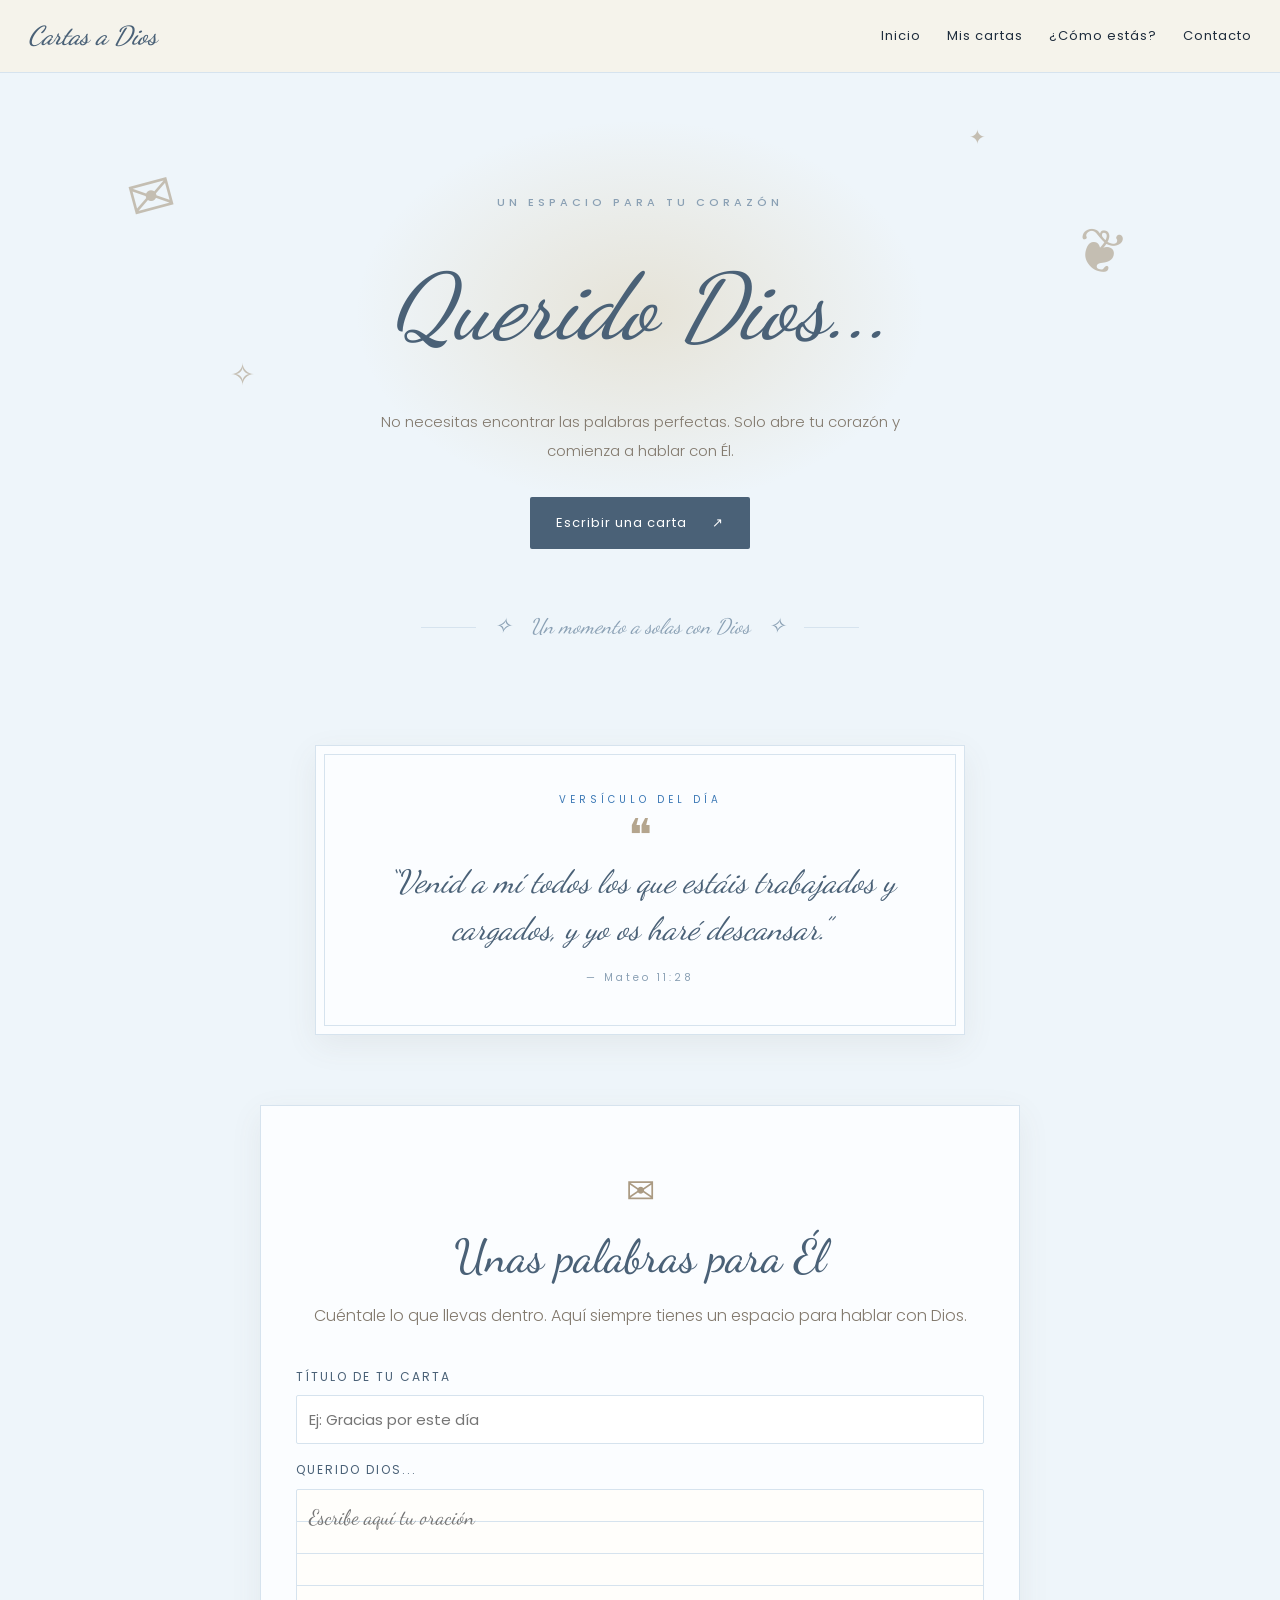
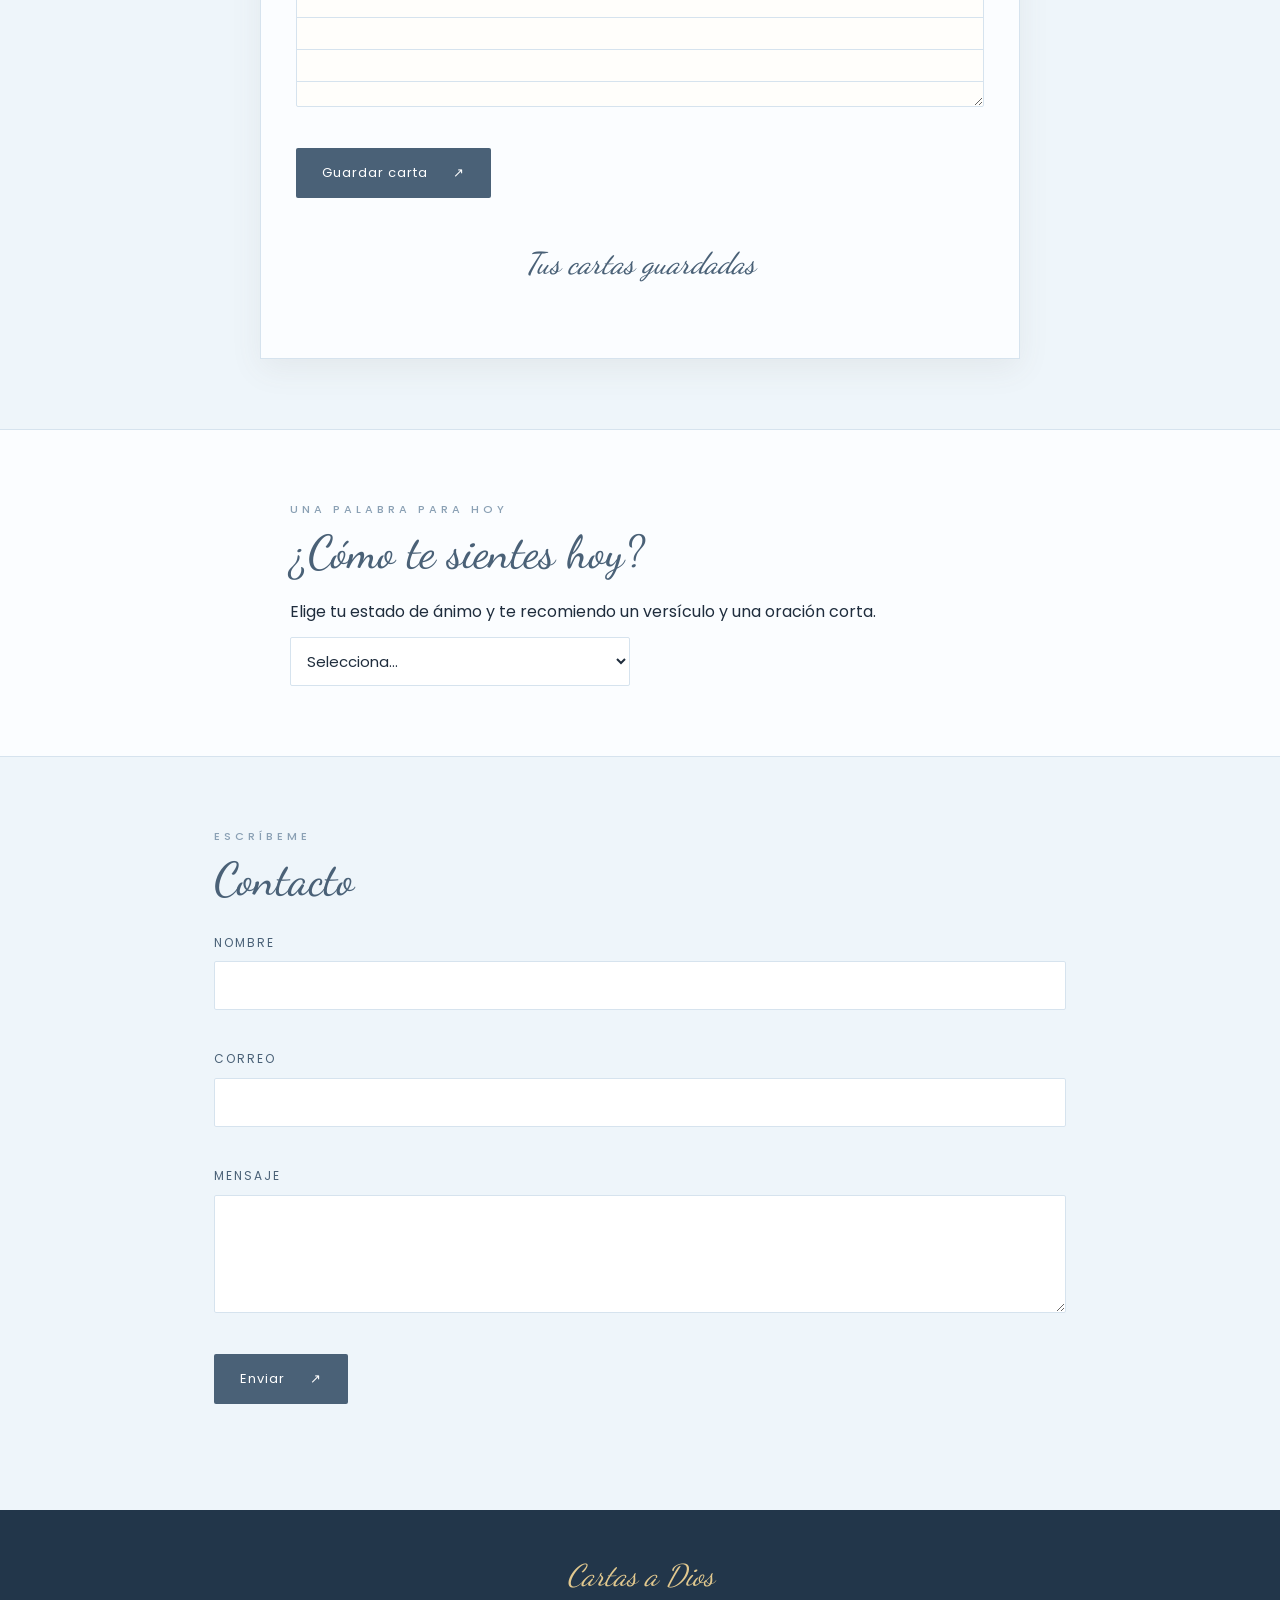
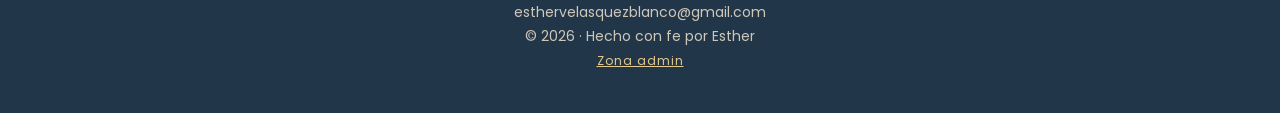
<file: index.html>
<!DOCTYPE html>
<html lang="es">
<head>
  <meta charset="UTF-8">
  <meta name="viewport" content="width=device-width, initial-scale=1.0">
  <title>Letters God</title>
  <link rel="preconnect" href="https://fonts.googleapis.com">
  <link rel="preconnect" href="https://fonts.gstatic.com" crossorigin>
  <link href="https://fonts.googleapis.com/css2?family=Cormorant+Garamond:ital,wght@0,400;0,500;0,600;1,400;1,500&family=Dancing+Script:wght@500;600&family=Poppins:wght@300;400;500&display=swap" rel="stylesheet">
  <link rel="stylesheet" href="css/style.css">
  <link rel="icon" type="image/png" href="favicon.png">
</head>
<body>

  
  <div class="decor decor-envelope" aria-hidden="true">✉</div>
  <div class="decor decor-leaf" aria-hidden="true">❦</div>
  <div class="decor decor-star" aria-hidden="true">✧</div>
  <div class="decor decor-sparkle" aria-hidden="true">✦</div>

  
  <header class="header">
    <a href="#inicio" class="logo">Cartas a Dios</a>
    <button id="btn-menu" class="btn-menu" aria-label="Abrir menú">☰</button>
    <nav id="menu" class="menu">
      <a href="#inicio">Inicio</a>
      <a href="#cartas">Mis cartas</a>
      <a href="#animo">¿Cómo estás?</a>
      <a href="#contacto">Contacto</a>
    </nav>
  </header>

  <main>

    
    <section id="inicio" class="hero">
      <span class="eyebrow">UN ESPACIO PARA TU CORAZÓN</span>
      <h1>Querido Dios...</h1>
      <p class="hero-text">
        No necesitas encontrar las palabras perfectas.
        Solo abre tu corazón y comienza a hablar con Él.
      </p>
      <a href="#cartas" class="btn-carta">
        <span>Escribir una carta</span>
        <span>↗</span>
      </a>
      <div class="hero-divider">
        <span>✧</span>
        <span>Un momento a solas con Dios</span>
        <span>✧</span>
      </div>
    </section>

    
    <section class="verse">
      <span class="verse-label">VERSÍCULO DEL DÍA</span>
      <span class="verse-icon">❝</span>
      <p id="versiculo-texto">Cargando...</p>
      <span class="verse-reference" id="versiculo-ref"></span>
    </section>

  
    
    <section id="cartas" class="letter-section">
      <div class="letter-decoration">✉</div>
      <h2>Unas palabras para Él</h2>
      <p class="letter-intro">
        Cuéntale lo que llevas dentro.
        Aquí siempre tienes un espacio para hablar con Dios.
      </p>

      <form id="form-carta" class="form" novalidate>
        <label for="titulo">Título de tu carta</label>
        <input type="text" id="titulo" placeholder="Ej: Gracias por este día">

      

        <label for="texto">Querido Dios...</label>
        <textarea id="texto" rows="6" class="papel" placeholder="Escribe aquí tu oración"></textarea>

        <p id="error-carta" class="error"></p>
        <button type="submit" class="btn-carta"><span>Guardar carta</span><span>↗</span></button>
      </form>

      <h3 class="subtitulo">Tus cartas guardadas</h3>
      <div id="lista-cartas" class="cards"></div>
    </section>

    
    <section id="animo" class="seccion franja">
      <div class="franja-interior">
        <span class="eyebrow">UNA PALABRA PARA HOY</span>
        <h2>¿Cómo te sientes hoy?</h2>
        <p>Elige tu estado de ánimo y te recomiendo un versículo y una oración corta.</p>
        <select id="animo-select">
          <option value="">Selecciona...</option>
          <option value="triste">Triste</option>
          <option value="ansiosa">Ansioso</option>
          <option value="agradecida">Agradecido</option>
          <option value="cansada">Cansado</option>
          <option value="con miedo">Con miedo</option>
        </select>
        <div id="resultado-animo" class="resultado"></div>
      </div>
    </section>

    
    <section id="contacto" class="seccion">
      <span class="eyebrow">ESCRÍBEME</span>
      <h2>Contacto</h2>
      
      <form id="form-contacto" class="form" action="https://formspree.io/f/mjywgoqr" method="POST" novalidate>
        <label for="nombre">Nombre</label>
        <input type="text" id="nombre" name="nombre">
        <small class="error" id="error-nombre"></small>

        <label for="correo">Correo</label>
        <input type="email" id="correo" name="correo">
        <small class="error" id="error-correo"></small>

        <label for="mensaje">Mensaje</label>
        <textarea id="mensaje" name="mensaje" rows="4"></textarea>
        <small class="error" id="error-mensaje"></small>

        <button type="submit" class="btn-carta"><span>Enviar</span><span>↗</span></button>
        <p id="ok-contacto" class="ok"></p>
      </form>
    </section>

  </main>

  <footer class="footer">
    <p class="footer-titulo">Cartas a Dios</p>
    <p class="footer-texto">esthervelasquezblanco@gmail.com</p>
    <p>© 2026 · Hecho con fe por Esther</p>
    <a href="admin.html">Zona admin</a>
  </footer>

  <script src="js/versiculos.js"></script>
  <script src="js/main.js"></script>
</body>
</html>
</file>
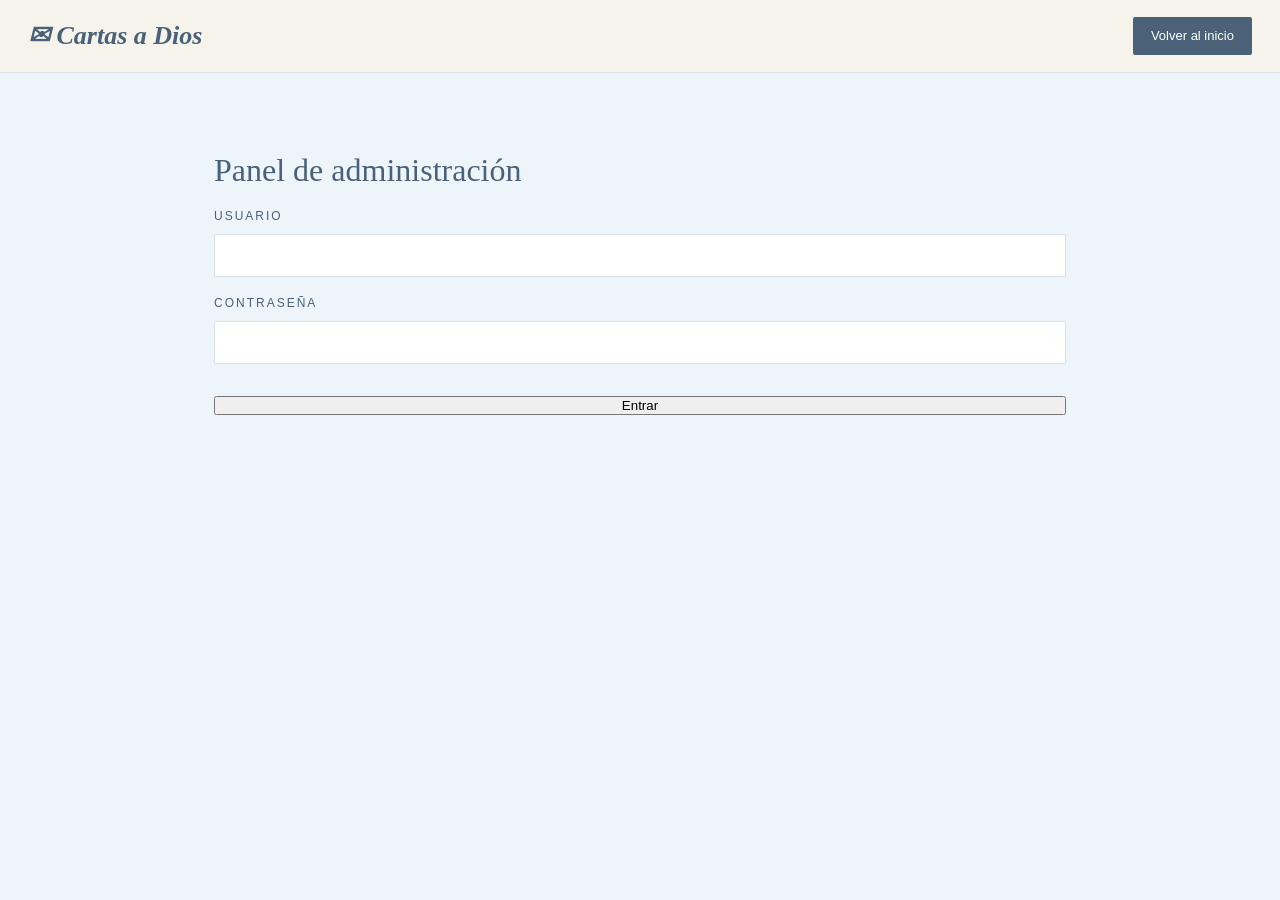
<file: admin.html>
<!DOCTYPE html>
<html lang="es">
<head>
  <meta charset="UTF-8">
  <meta name="viewport" content="width=device-width, initial-scale=1.0">
  <title>Admin · Cartas a Dios</title>
  <link rel="stylesheet" href="css/style.css">
  <link rel="icon" type="image/png" href="favicon.png">
</head>
<body>
  <header class="header">
    <a href="index.html" class="logo">✉ Cartas a Dios</a>
    <a href="index.html" class="boton-chico">Volver al inicio</a>
  </header>

  <main class="seccion">
    <h1>Panel de administración</h1>

    <!-- LOGIN -->
    <form id="form-login" class="form" novalidate>
      <label for="usuario">Usuario</label>
      <input type="text" id="usuario">
      <label for="clave">Contraseña</label>
      <input type="password" id="clave">
      <p id="error-login" class="error"></p>
      <button type="submit" class="boton">Entrar</button>
    </form>

    <!-- ZONA PRIVADA -->
    <div id="zona-admin" style="display:none">
      <p>Total de cartas guardadas: <strong id="total"></strong></p>
      <button id="btn-salir" class="boton-chico">Cerrar sesión</button>
      <div id="admin-lista" class="cards"></div>
    </div>
  </main>

  <script src="js/admin.js"></script>
</body>
</html>
</file>
<file: css/style.css>
:root {
   --cream: #eef5fa;      
  --paper: #fbfdff;      
  --brown: #4a6177;      
  --dark: #1f2d3d;       
  --muted: #8aa0b4;      
  --line: #d6e3ee;       
  --accent: #3b78b5;     
  --night: #22364a;      
  --error: #b5423a;      
  --ok: #3f7d63;         

  
  --font-title: 'Dancing Script', cursive;
  --font-body: 'Poppins', sans-serif;
}

* { box-sizing: border-box; margin: 0; padding: 0; }
html { scroll-behavior: smooth; scroll-padding-top: 70px; }

body {
  background-color: var(--cream);
  color: var(--dark);
  font-family: var(--font-body);
  line-height: 1.7;
  position: relative;
  overflow-x: hidden;
}

h1, h2, h3 { font-family: var(--font-title); font-weight: 500; color: var(--brown); }
h2 { font-size: clamp(34px, 5vw, 46px); line-height: 1.15; margin-bottom: 18px; }

.eyebrow {
  display: block;
  font-size: 11px;
  letter-spacing: 4px;
  color: var(--muted);
  font-weight: 500;
  margin-bottom: 8px;
}


.header {
  display: flex;
  justify-content: space-between;
  align-items: center;
  padding: 14px 28px;
  background: rgba(246, 242, 234, .92);
  backdrop-filter: blur(8px);
  border-bottom: 1px solid var(--line);
  position: sticky;
  top: 0;
  z-index: 20;
}
.logo {
  font-family: var(--font-title);
  font-size: 26px;
  font-style: italic;
  font-weight: 600;
  color: var(--brown);
  text-decoration: none;
}
.menu { display: flex; gap: 26px; }
.menu a {
  color: var(--dark);
  text-decoration: none;
  font-size: 13px;
  letter-spacing: 1px;
  position: relative;
}

.menu a::after {
  content: "";
  position: absolute;
  left: 0; bottom: -4px;
  width: 0; height: 1px;
  background: var(--accent);
  transition: width .3s ease;
}
.menu a:hover::after { width: 100%; }
.btn-menu { display: none; background: none; border: none; color: var(--brown); font-size: 26px; cursor: pointer; }


.hero {
  position: relative;
  max-width: 850px;
  margin: 70px auto 50px;
  padding: 50px 25px;
  text-align: center;
}

.hero::before {
  content: "";
  position: absolute;
  top: -40px; left: 50%;
  transform: translateX(-50%);
  width: 620px; max-width: 120%;
  height: 420px;
  background: radial-gradient(ellipse at center, rgba(201, 162, 91, .22), transparent 65%);
  z-index: -1;
}
.hero h1 {
  font-size: clamp(56px, 9vw, 92px);
  font-style: italic;
  font-weight: 500;
  margin: 18px 0 22px;
  animation: aparecer 1.2s ease both;
}
.hero-text {
  max-width: 520px;
  margin: 0 auto 32px;
  color: #82796d;
  font-size: 15px;
  font-weight: 300;
  line-height: 1.9;
}


.btn-carta {
  display: inline-flex;
  align-items: center;
  gap: 25px;
  padding: 15px 26px;
  background: var(--brown);
  color: #fff;
  text-decoration: none;
  border: none;
  border-radius: 2px;
  font-family: var(--font-body);
  font-size: 13px;
  letter-spacing: 1px;
  cursor: pointer;
  transition: all .3s ease;
}
.btn-carta:hover { background: var(--night); transform: translateY(-3px); }
.boton-chico {
  display: inline-block;
  padding: 8px 18px;
  background: var(--brown);
  color: #fff;
  border-radius: 2px;
  text-decoration: none;
  font-size: 13px;
  border: none;
  cursor: pointer;
}
.boton-chico:hover { background: var(--night); }


.decor {
  position: absolute;
  color: #a99a83;
  opacity: .6;
  pointer-events: none;
  user-select: none;
  z-index: 0;
}
.decor-envelope { top: 150px; left: 10%; font-size: 55px; transform: rotate(-15deg); }
.decor-leaf     { top: 200px; right: 12%; font-size: 60px; transform: rotate(15deg); }
.decor-star     { top: 350px; left: 18%; font-size: 30px; }
.decor-sparkle  { top: 120px; right: 23%; font-size: 20px; }


.hero-divider {
  margin-top: 60px;
  display: flex;
  align-items: center;
  justify-content: center;
  gap: 18px;
  color: var(--muted);
  font-family: var(--font-title);
  font-style: italic;
  font-size: 21px;
}
.hero-divider::before, .hero-divider::after {
  content: ""; width: 55px; height: 1px; background: var(--line);
}


.verse {
  position: relative;
  z-index: 1;
  max-width: 650px;
  margin: 50px auto;
  padding: 45px 30px;
  text-align: center;
  background: var(--paper);
  border: 1px solid var(--line);
  box-shadow: 0 10px 30px rgba(107, 90, 71, .08);
  animation: aparecer 1.2s ease both;
}

.verse::before {
  content: "";
  position: absolute;
  inset: 8px;
  border: 1px solid var(--line);
  pointer-events: none;
}
.verse-label { display: block; font-size: 10px; letter-spacing: 4px; color: var(--accent); margin-bottom: 6px; }
.verse-icon { font-family: Georgia, serif; font-size: 45px; color: #b4a58e; line-height: 1; }
.verse p {
  font-family: var(--font-title);
  font-style: italic;
  font-size: clamp(24px, 4vw, 32px);
  color: var(--brown);
  line-height: 1.45;
  margin-bottom: 10px;
}
.verse-reference { font-size: 10px; letter-spacing: 3px; color: var(--muted); }


.seccion { position: relative; z-index: 1; max-width: 900px; margin: 0 auto; padding: 70px 24px; }
.franja { max-width: none; background: var(--paper); border-top: 1px solid var(--line); border-bottom: 1px solid var(--line); }
.franja-interior { max-width: 700px; margin: 0 auto; }

.acerca-grid { display: flex; gap: 30px; align-items: center; flex-wrap: wrap; }
.acerca-grid p { margin-bottom: 10px; color: #6f665a; }
.acerca-grid ul { margin: 12px 0 0 20px; color: #6f665a; }
.foto {
  width: 190px; height: 230px;
  object-fit: cover;
  border: 1px solid var(--line);
  padding: 8px;
  background: var(--paper);
  box-shadow: 0 8px 20px rgba(0,0,0,.08);
  transform: rotate(-2deg);   
}


.habilidad { margin-bottom: 18px; }
.habilidad-fila { font-size: 13px; letter-spacing: 2px; text-transform: uppercase; color: var(--brown); }
.barra { background: var(--line); height: 4px; margin-top: 6px; }
.relleno { height: 100%; width: 0; background: var(--accent); transition: width 1.6s ease; }


.letter-section {
  position: relative;
  z-index: 1;
  max-width: 760px;
  margin: 70px auto;
  padding: 55px 35px;
  background: var(--paper);
  border: 1px solid var(--line);
  box-shadow: 0 10px 30px rgba(107, 90, 71, .08);
  text-align: center;
}
.letter-decoration { font-size: 35px; color: #aa9a82; margin-bottom: 10px; }
.letter-intro { color: #82796d; margin-bottom: 30px; font-weight: 300; }
.subtitulo { font-size: 30px; margin: 40px 0 14px; font-style: italic; }


.form { display: flex; flex-direction: column; gap: 8px; text-align: left; margin-bottom: 20px; }
.form label { font-size: 12px; letter-spacing: 2px; text-transform: uppercase; color: var(--brown); margin-top: 8px; }
.form input, .form textarea, .form select, #animo-select {
  padding: 12px;
  background: #fff;
  border: 1px solid var(--line);
  border-radius: 2px;
  font-family: var(--font-body);
  font-size: 15px;
  color: var(--dark);
  transition: border-color .25s, box-shadow .25s;
}
.form input:focus, .form textarea:focus, .form select:focus, #animo-select:focus {
  outline: none;
  border-color: var(--accent);
  box-shadow: 0 0 0 3px rgba(138, 109, 59, .15);
}

textarea.papel {
  font-family: var(--font-title);
  font-size: 21px;
  line-height: 32px;
  background-image: repeating-linear-gradient(transparent, transparent 31px, var(--line) 31px, var(--line) 32px);
  background-color: #fffefb;
}
.form input.invalido, .form textarea.invalido { border-color: var(--error); }
.form input.valido, .form textarea.valido { border-color: var(--ok); }
.error { color: var(--error); font-size: 13px; min-height: 1.2em; }
.ok { color: var(--ok); margin-top: 8px; }
.form .btn-carta { align-self: flex-start; margin-top: 10px; }
#animo-select { margin-top: 12px; width: 100%; max-width: 340px; }


.filtros { display: flex; gap: 8px; flex-wrap: wrap; justify-content: center; margin-bottom: 22px; }
.filtro {
  padding: 6px 16px;
  border: 1px solid var(--line);
  background: transparent;
  color: var(--brown);
  font-family: var(--font-body);
  font-size: 12px;
  letter-spacing: 1px;
  border-radius: 2px;
  cursor: pointer;
  transition: all .25s;
}
.filtro.activo, .filtro:hover { background: var(--brown); border-color: var(--brown); color: #fff; }

.cards { display: grid; grid-template-columns: repeat(auto-fit, minmax(220px, 1fr)); gap: 16px; text-align: left; }
.card {
  background: #fff;
  border: 1px solid var(--line);
  border-top: 3px solid var(--accent);
  padding: 18px;
  cursor: pointer;
  transition: transform .25s, box-shadow .25s;
}
.card:hover { transform: translateY(-5px); box-shadow: 0 10px 22px rgba(107, 90, 71, .12); }
.card .etiqueta { font-size: 10px; letter-spacing: 2px; text-transform: uppercase; color: var(--accent); }
.card h3 { font-size: 24px; margin: 4px 0; }
.card .fecha { font-size: 12px; color: var(--muted); }
.card .contenido { display: none; margin-top: 10px; font-family: var(--font-title); font-size: 19px; font-style: italic; color: #5d5245; }
.card.abierta .contenido { display: block; animation: aparecer .5s ease; }
.card .borrar { margin-top: 10px; background: none; border: 1px solid var(--line); color: var(--error); font-size: 12px; padding: 3px 12px; cursor: pointer; }
.card .borrar:hover { border-color: var(--error); }

.resultado { display: none; margin-top: 18px; padding: 22px; background: var(--cream); border: 1px solid var(--line); border-left: 3px solid var(--accent); font-family: var(--font-title); font-size: 20px; }
.resultado.visible { display: block; animation: aparecer .8s ease; }


.footer { background: var(--night); color: #cfc7b8; text-align: center; padding: 40px 20px; font-size: 14px; position: relative; z-index: 1; }
.footer-titulo { font-family: var(--font-title); font-style: italic; font-size: 30px; color: #e2c98f; }
.footer a { color: #e2c98f; font-size: 12px; letter-spacing: 1px; }


@keyframes aparecer { from { opacity: 0; transform: translateY(18px); } to { opacity: 1; transform: none; } }
@keyframes float { 0%, 100% { transform: translateY(0); } 50% { transform: translateY(-10px); } }
.decor-envelope, .decor-leaf { animation: float 5s ease-in-out infinite; }


@media (max-width: 700px) {
  .btn-menu { display: block; }
  .menu {
    display: none;
    flex-direction: column;
    gap: 14px;
    position: absolute;
    top: 100%; left: 0;
    width: 100%;
    background: var(--cream);
    border-bottom: 1px solid var(--line);
    padding: 18px 28px;
  }
  .menu.abierto { display: flex; }
  .decor-envelope { left: 3%; top: 90px; font-size: 35px; }
  .decor-leaf { right: 3%; top: 100px; font-size: 38px; }
  .decor-star, .decor-sparkle { display: none; }
  .hero { margin-top: 40px; }
  .letter-section { margin: 40px 14px; padding: 40px 20px; }
  .acerca-grid { justify-content: center; text-align: center; }
  .acerca-grid ul { text-align: left; }
}
</file>
